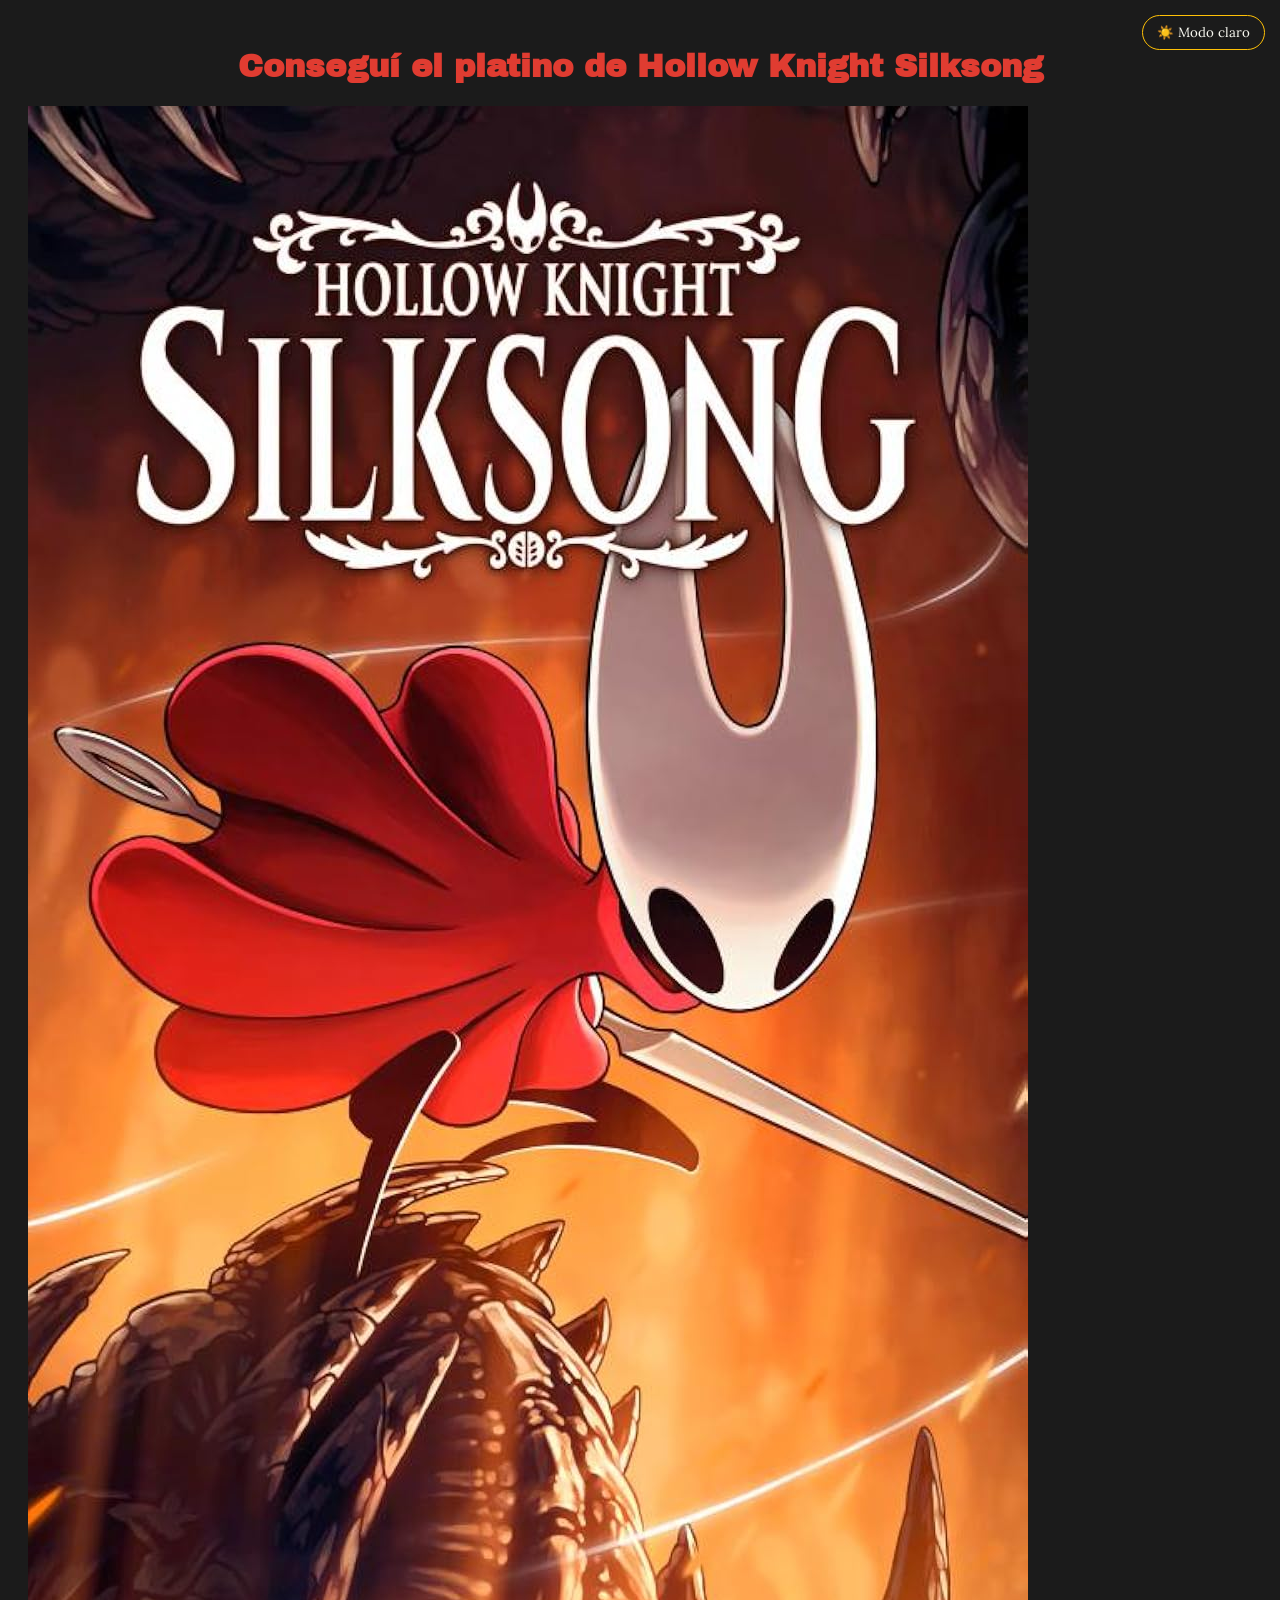
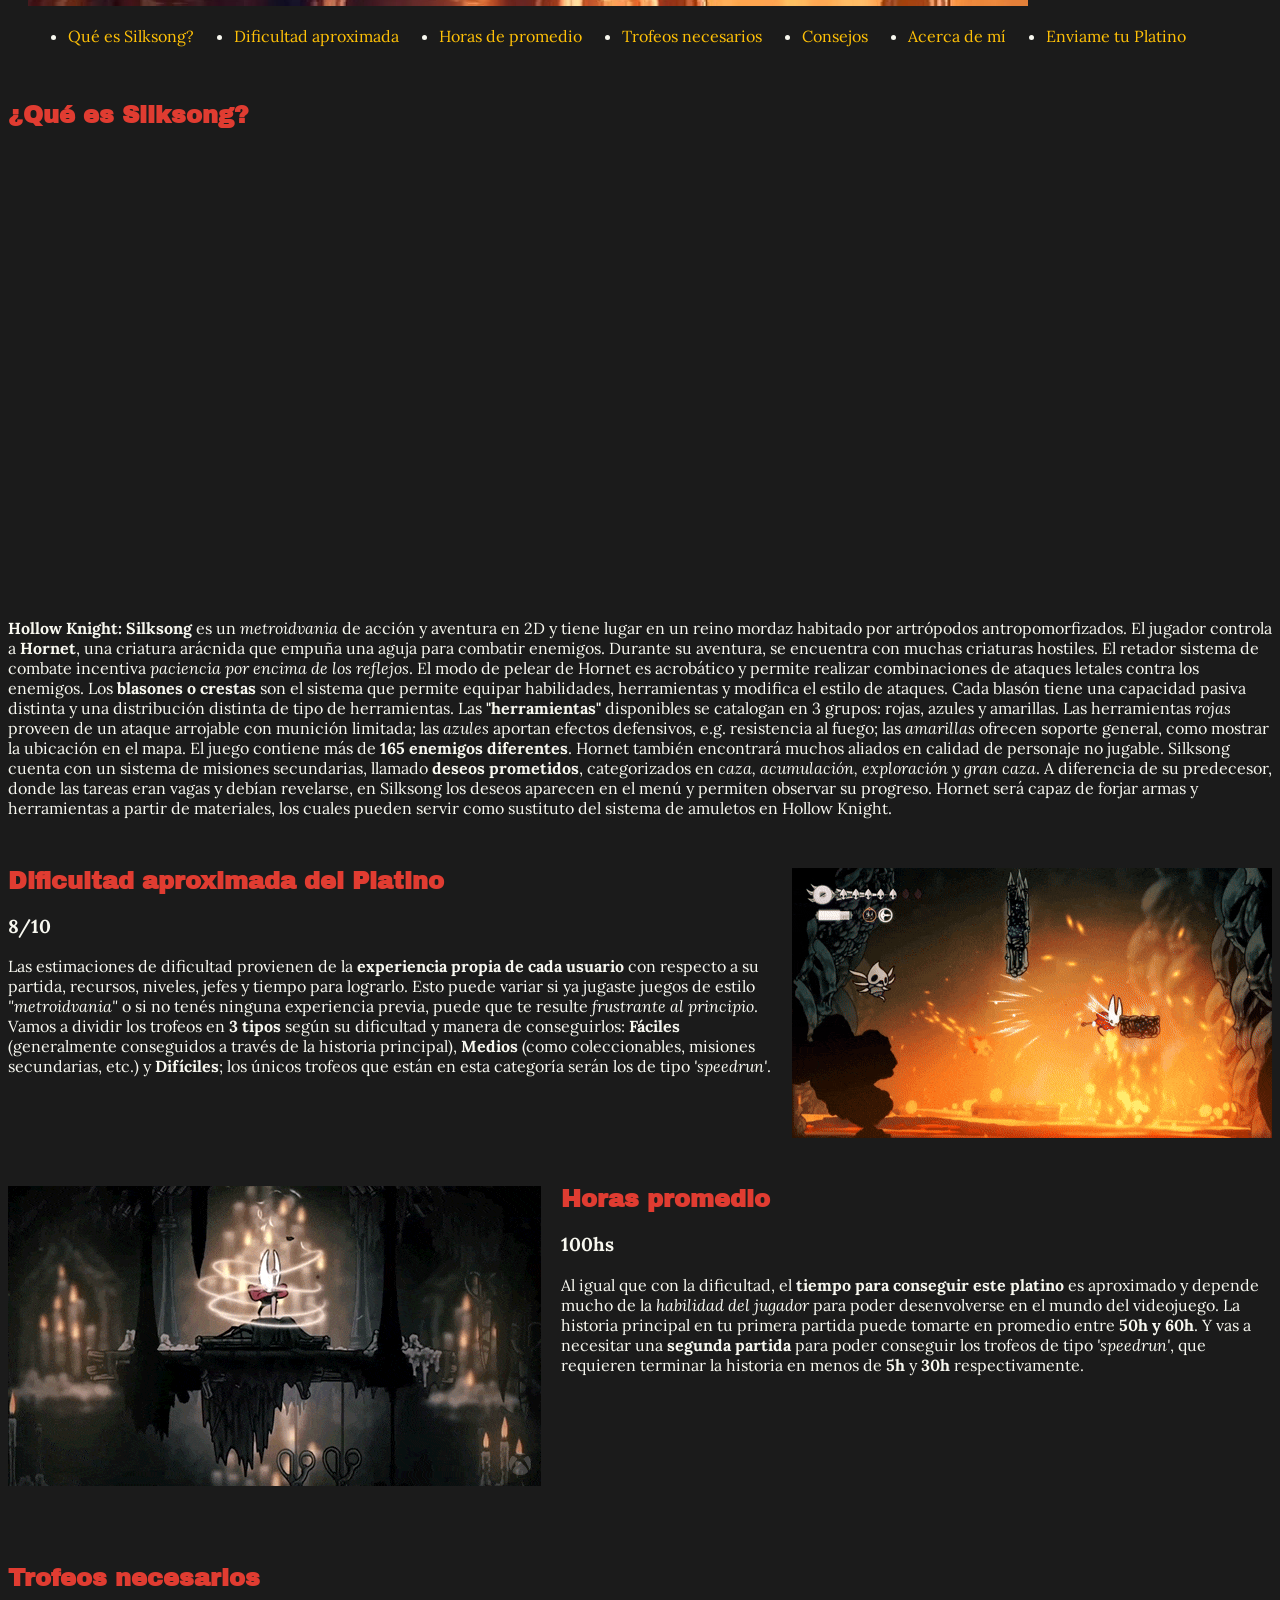
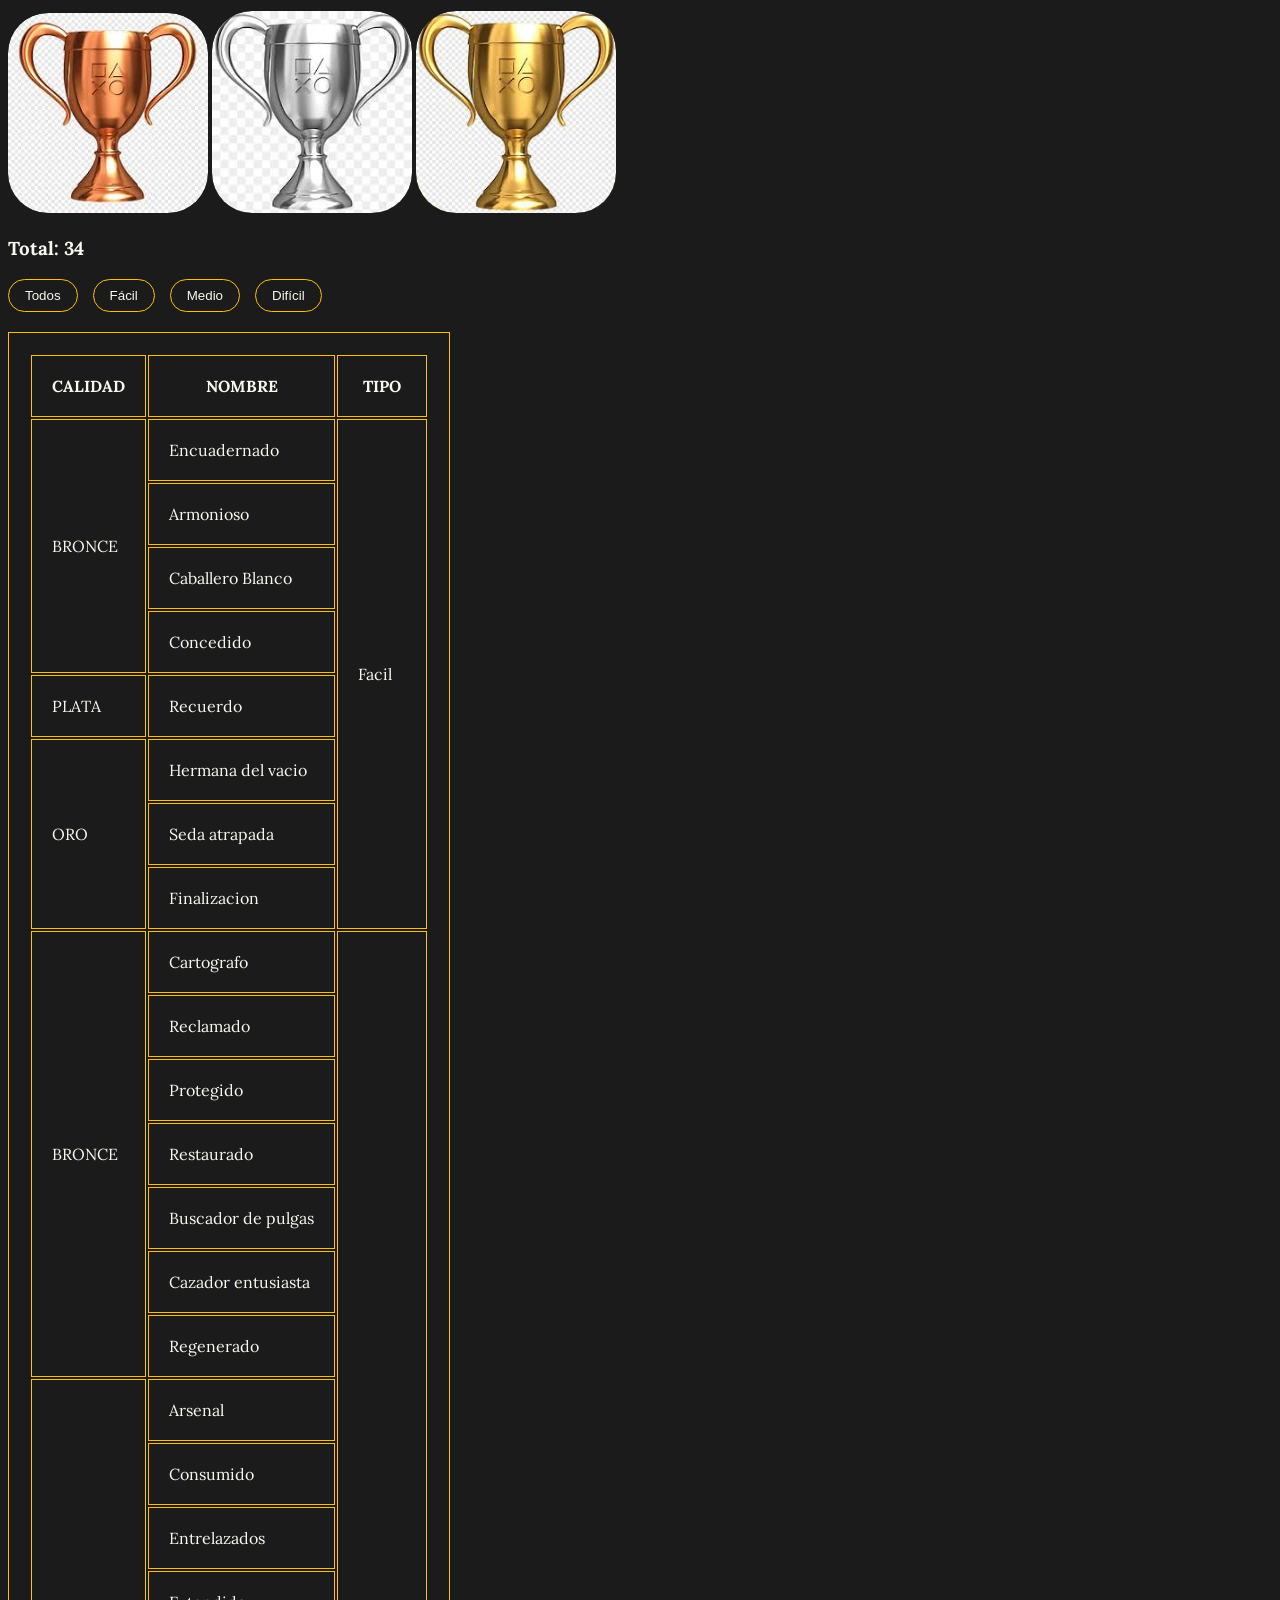
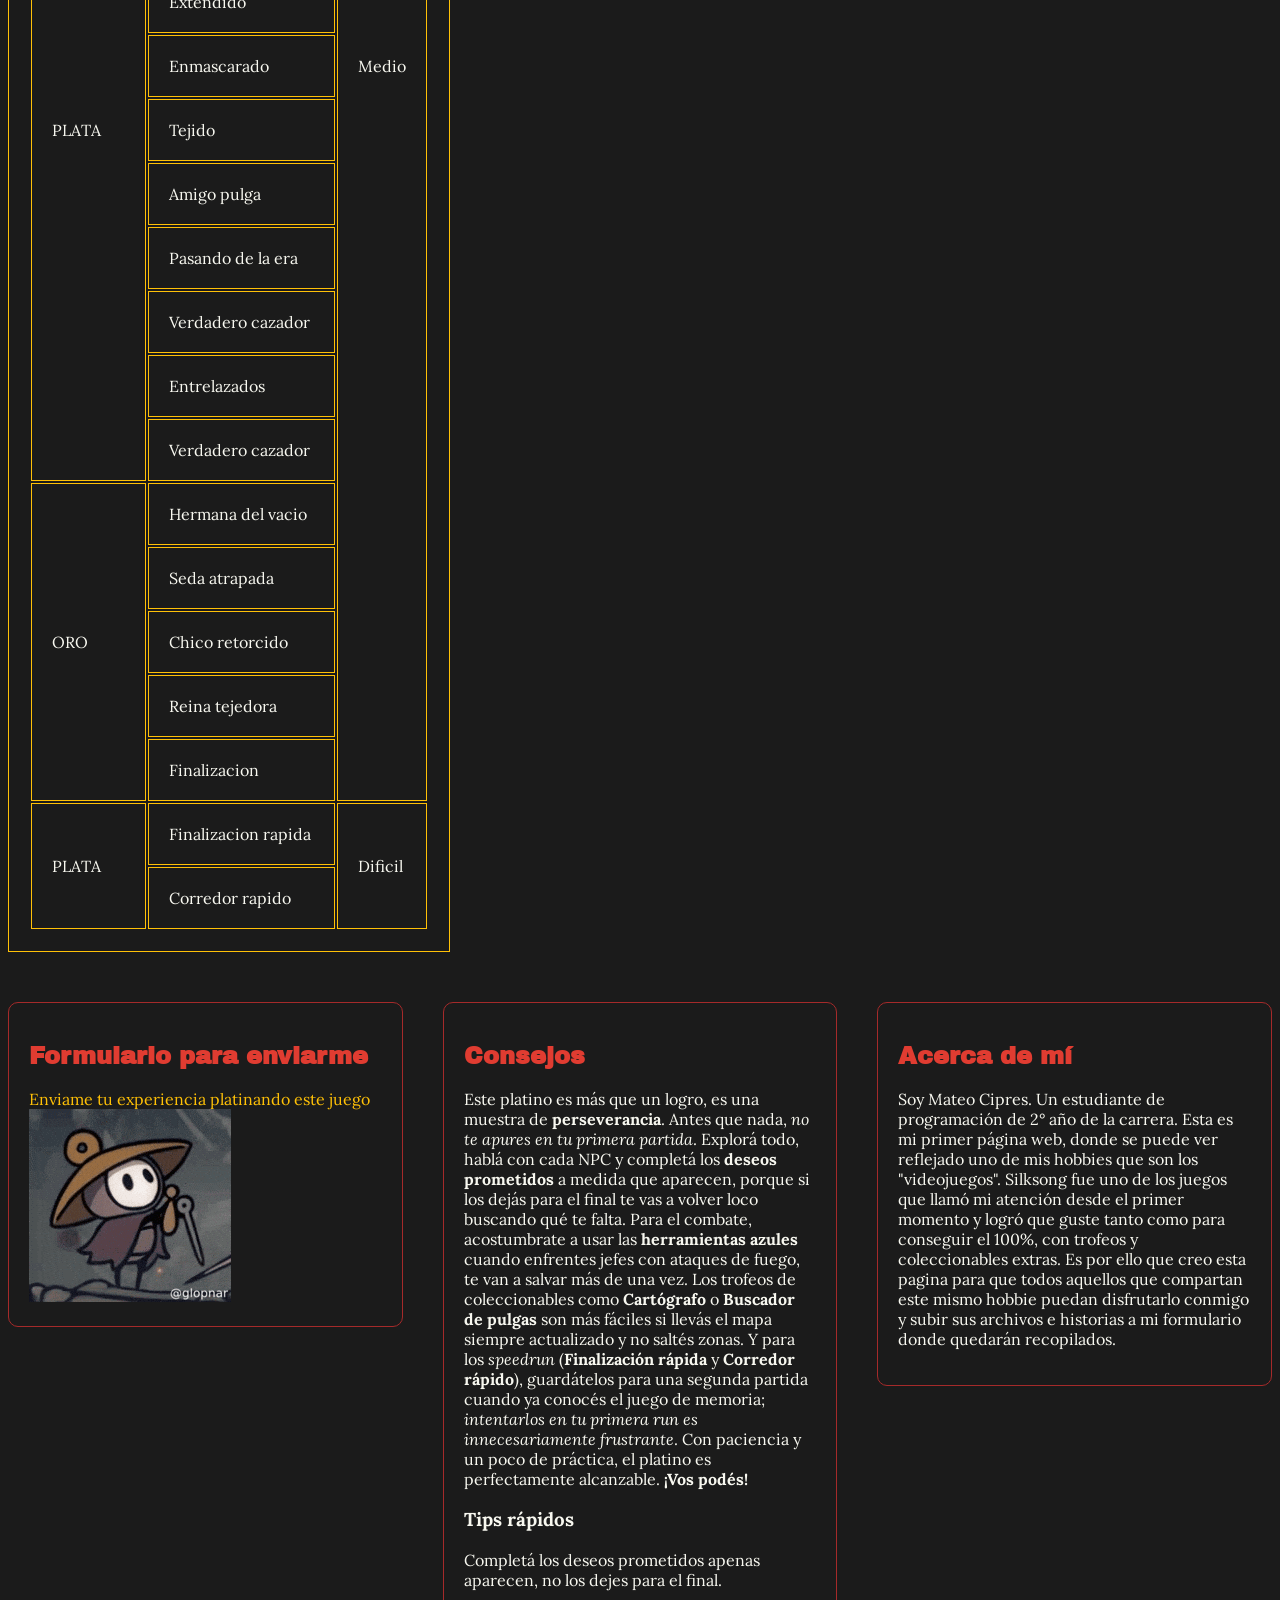
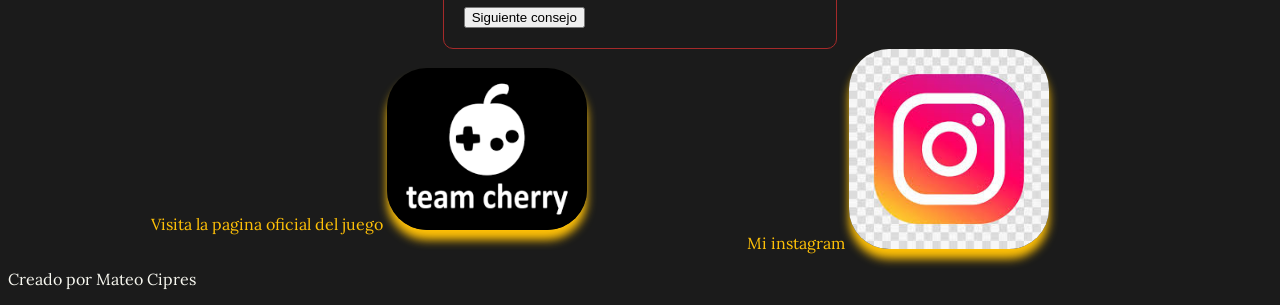
<file: index.html>
<!DOCTYPE html>
<html lang="en">

<head>
    <meta charset="UTF-8">
    <meta name="viewport" content="width=device-width, initial-scale=1.0">
    <link rel="shortcut icon" href="IMAGENES/joystick.png" type="image/x-icon">
    <link rel="stylesheet" href="style.css">
    <link rel="preconnect" href="https://fonts.googleapis.com">
    <link rel="preconnect" href="https://fonts.gstatic.com" crossorigin>
    <link href="https://fonts.googleapis.com/css2?family=Lora:ital,wght@0,400..700;1,400..700&family=Playwrite+DE+SAS:wght@100..400&family=Roboto:ital,wght@0,100..900;1,100..900&display=swap" rel="stylesheet">
    <link rel="preconnect" href="https://fonts.googleapis.com">
    <link href="https://fonts.googleapis.com/css2?family=Archivo+Black&family=Lora:ital,wght@0,400..700;1,400..700&family=Playwrite+DE+SAS:wght@100..400&family=Roboto:ital,wght@0,100..900;1,100..900&display=swap" rel="stylesheet">
    <title>Proyecto Integrador | Platinos faciles</title>
</head>

<body>
    <header>
        <h1>Conseguí el platino de Hollow Knight Silksong</h1>
        <button id="btn-tema">☀️ Modo claro</button>



        <div class="contenedor-hover">
            <img id="imagen-principal" class="img-hover" src="IMAGENES/silksong.jpg" alt="imagen representativa del juego">
        </div>

        <nav>
            <ul>

                <li> <a href="#intro"> Qué es Silksong?</a> </li>
                <li> <a href="#dificultad"> Dificultad aproximada</a></li>
                <li> <a href="#horas"> Horas de promedio</a> </li>
                <li><a href="#trofeos"> Trofeos necesarios</a></li>
                <li> <a href="#consejos"> Consejos</a></li>
                <li><a href="#acerca"> Acerca de mí</a></li>
                <li> <a href="logrado.html"> Enviame tu Platino</a> </li>
            </ul>
        </nav>

    </header>


    <main>
        <section id="intro" class="scroll-reveal">
            <h2> ¿Qué es Silksong? </h2>

            <iframe src="https://www.youtube.com/embed/6XGeJwsUP9c" width="100%" height="450" title="Trailer oficial Hollow Knight: Silksong" allowfullscreen loading="lazy" frameborder="0"></iframe>
            <p>
                <strong>Hollow Knight: Silksong</strong> es un <em>metroidvania</em> de acción y aventura en 2D y tiene lugar en un reino mordaz habitado por artrópodos antropomorfizados. El jugador controla a <strong>Hornet</strong>, una criatura arácnida
                que empuña una aguja para combatir enemigos. Durante su aventura, se encuentra con muchas criaturas hostiles. El retador sistema de combate incentiva <em>paciencia por encima de los reflejos</em>. El modo de pelear de Hornet es acrobático
                y permite realizar combinaciones de ataques letales contra los enemigos. Los <strong>blasones o crestas</strong> son el sistema que permite equipar habilidades, herramientas y modifica el estilo de ataques. Cada blasón tiene una capacidad
                pasiva distinta y una distribución distinta de tipo de herramientas. Las <strong>"herramientas"</strong> disponibles se catalogan en 3 grupos: rojas, azules y amarillas. Las herramientas <em>rojas</em> proveen de un ataque arrojable con
                munición limitada; las <em>azules</em> aportan efectos defensivos, e.g. resistencia al fuego; las <em>amarillas</em> ofrecen soporte general, como mostrar la ubicación en el mapa. El juego contiene más de <strong>165 enemigos diferentes</strong>.
                Hornet también encontrará muchos aliados en calidad de personaje no jugable. Silksong cuenta con un sistema de misiones secundarias, llamado <strong>deseos prometidos</strong>, categorizados en <em>caza, acumulación, exploración y gran caza</em>.
                A diferencia de su predecesor, donde las tareas eran vagas y debían revelarse, en Silksong los deseos aparecen en el menú y permiten observar su progreso. Hornet será capaz de forjar armas y herramientas a partir de materiales, los cuales
                pueden servir como sustituto del sistema de amuletos en Hollow Knight.
            </p>

            <section id="dificultad" class="scroll-reveal">
                <div class="contenedor-hover float-der">
                    <img class="img-hover" id="gif-escape" src="IMAGENES/scape.gif" alt="Escape">
                </div>
                <h2> Dificultad aproximada del Platino</h2>
                <h3> <strong>8/10</strong> </h3>
                <p>
                    <p>
                        Las estimaciones de dificultad provienen de la <strong>experiencia propia de cada usuario</strong> con respecto a su partida, recursos, niveles, jefes y tiempo para lograrlo. Esto puede variar si ya jugaste juegos de estilo <em>"metroidvania"</em>                        o si no tenés ninguna experiencia previa, puede que te resulte <em>frustrante al principio</em>. Vamos a dividir los trofeos en <strong>3 tipos</strong> según su dificultad y manera de conseguirlos: <strong>Fáciles</strong> (generalmente
                        conseguidos a través de la historia principal), <strong>Medios</strong> (como coleccionables, misiones secundarias, etc.) y <strong>Difíciles</strong>; los únicos trofeos que están en esta categoría serán los de tipo <em>'speedrun'</em>.
                    </p>
                </p>

            </section><br><br>

            <section id="horas" class="scroll-reveal">
                <div class="contenedor-hover float-izq">
                    <img class="img-hover" id="gif-seda" src="IMAGENES/seda.gif" alt="seda">
                </div>
                <h2>Horas promedio</h2>
                <h3>100hs</h3>
                <p>Al igual que con la dificultad, el <strong>tiempo para conseguir este platino</strong> es aproximado y depende mucho de la <em>habilidad del jugador</em> para poder desenvolverse en el mundo del videojuego. La historia principal en tu
                    primera partida puede tomarte en promedio entre <strong>50h y 60h</strong>. Y vas a necesitar una <strong>segunda partida</strong> para poder conseguir los trofeos de tipo <em>'speedrun'</em>, que requieren terminar la historia en
                    menos de <strong>5h</strong> y <strong>30h</strong> respectivamente.</p>
            </section><br><br>
            <section id="trofeos" class="scroll-reveal">


                <div class="imagenes-trofeos">
                    <h2>Trofeos necesarios</h2>
                    <div class="contenedor-hover">
                        <img id="bronce" class="redondas img-hover" src="IMAGENES/bronce.jpg" alt="bronce">
                    </div>
                    <div class="contenedor-hover">
                        <img id="plata" class="redondas img-hover" src="IMAGENES/plata.jpg" alt="plata">
                    </div>
                    <div class="contenedor-hover">
                        <img id="oro" class="redondas img-hover" src="IMAGENES/oro.jpg" alt="oro">
                    </div>
                    <h3>Total: 34</h3>
                </div>
                <div class="tabla-trofeos">
                    <div class="filtros-trofeos">
                        <button class="btn-filtro" data-filtro="todos">Todos</button>
                        <button class="btn-filtro" data-filtro="facil">Fácil</button>
                        <button class="btn-filtro" data-filtro="medio">Medio</button>
                        <button class="btn-filtro" data-filtro="dificil">Difícil</button>
                    </div>
                    <table id="tabla-trofeos">
                        <tr>
                            <th>CALIDAD</th>
                            <th>NOMBRE</th>
                            <th>TIPO</th>
                        </tr>
                        <tr data-tipo="facil">
                            <td rowspan="4">BRONCE</td>
                            <td>Encuadernado</td>
                            <td rowspan="8">Facil</td>
                        </tr>
                        <tr data-tipo="facil">
                            <td>Armonioso</td>
                        </tr>
                        <tr data-tipo="facil">
                            <td>Caballero Blanco</td>
                        </tr>
                        <tr data-tipo="facil">
                            <td>Concedido</td>
                        </tr>
                        <tr data-tipo="facil">
                            <td>PLATA</td>
                            <td>Recuerdo</td>
                        </tr>
                        <tr data-tipo="facil">
                            <td rowspan="3">ORO</td>
                            <td>Hermana del vacio</td>
                        </tr>
                        <tr data-tipo="facil">
                            <td>Seda atrapada</td>
                        </tr>
                        <tr data-tipo="facil">
                            <td>Finalizacion</td>
                        </tr>
                        <tr data-tipo="medio">
                            <td rowspan="7"> BRONCE</td>
                            <td>Cartografo</td>
                            <td rowspan="23">Medio</td>
                        </tr>
                        <tr data-tipo="medio">
                            <td>Reclamado</td>
                        </tr>
                        <tr data-tipo="medio">
                            <td>Protegido</td>
                        </tr>
                        <tr data-tipo="medio">
                            <td>Restaurado</td>
                        </tr>
                        <tr data-tipo="medio">
                            <td> Buscador de pulgas</td>
                        </tr>
                        <tr data-tipo="medio">
                            <td>Cazador entusiasta</td>
                        </tr>
                        <tr data-tipo="medio">
                            <td>Regenerado</td>
                        </tr>
                        <tr data-tipo="medio">
                            <td rowspan="11">PLATA</td>
                            <td>Arsenal</td>
                        </tr>
                        <tr data-tipo="medio">
                            <td>Consumido</td>
                        </tr>
                        <tr data-tipo="medio">
                            <td>Entrelazados</td>
                        </tr>
                        <tr data-tipo="medio">
                            <td>Extendido</td>
                        </tr>
                        <tr data-tipo="medio">
                            <td>Enmascarado</td>
                        </tr>
                        <tr data-tipo="medio">
                            <td>Tejido</td>
                        </tr>
                        <tr data-tipo="medio">
                            <td>Amigo pulga</td>
                        </tr>
                        <tr data-tipo="medio">
                            <td>Pasando de la era</td>
                        </tr>
                        <tr data-tipo="medio">
                            <td>Verdadero cazador</td>
                        </tr>
                        <tr data-tipo="medio">
                            <td>Entrelazados</td>
                        </tr>
                        <tr data-tipo="medio">
                            <td>Verdadero cazador</td>
                        </tr>
                        <tr data-tipo="medio">
                            <td rowspan="5">ORO</td>
                            <td>Hermana del vacio</td>
                        </tr>
                        <tr data-tipo="medio">
                            <td>Seda atrapada</td>
                        </tr>
                        <tr data-tipo="medio">
                            <td>Chico retorcido</td>
                        </tr>
                        <tr data-tipo="medio">
                            <td>
                                Reina tejedora
                            </td>
                        </tr>
                        <tr data-tipo="medio">
                            <td>Finalizacion</td>
                        </tr>
                        <tr data-tipo="dificil">
                            <td rowspan="2">PLATA</td>
                            <td>Finalizacion rapida</td>
                            <td rowspan="2">Dificil</td>
                        </tr>
                        <tr data-tipo="dificil">
                            <td>Corredor rapido</td>
                        </tr>
                    </table>
                </div>

            </section>

            <div class="contenedor-secciones">
                <section>
                    <h2>Formulario para enviarme</h2>
                    <a href="logrado.html">Enviame tu experiencia platinando este juego</a><br>
                    <div class="contenedor-hover">
                        <img class="img-hover" id="gif-sherma" src="IMAGENES/sherma.gif" alt="sherma">
                    </div>
                </section>

                <section id="consejos">

                    <h2>Consejos</h2>

                    <p>
                        Este platino es más que un logro, es una muestra de <strong>perseverancia</strong>. Antes que nada, <em>no te apures en tu primera partida</em>. Explorá todo, hablá con cada NPC y completá los <strong>deseos prometidos</strong>                        a medida que aparecen, porque si los dejás para el final te vas a volver loco buscando qué te falta. Para el combate, acostumbrate a usar las <strong>herramientas azules</strong> cuando enfrentes jefes con ataques de fuego, te
                        van a salvar más de una vez. Los trofeos de coleccionables como <strong>Cartógrafo</strong> o <strong>Buscador de pulgas</strong> son más fáciles si llevás el mapa siempre actualizado y no saltés zonas. Y para los <em>speedrun</em>                        (<strong>Finalización rápida</strong> y <strong>Corredor rápido</strong>), guardátelos para una segunda partida cuando ya conocés el juego de memoria; <em>intentarlos en tu primera run es innecesariamente frustrante</em>. Con paciencia
                        y un poco de práctica, el platino es perfectamente alcanzable. <strong>¡Vos podés!</strong>
                    </p>


                    <h3>Tips rápidos</h3>
                    <p id="tip-actual"></p>
                    <button id="btn-siguiente-tip">Siguiente consejo</button>

                </section>

                <section id="acerca" class="scroll-reveal">

                    <h2>Acerca de mí</h2>
                    <p>Soy Mateo Cipres. Un estudiante de programación de 2° año de la carrera. Esta es mi primer página web, donde se puede ver reflejado uno de mis hobbies que son los "videojuegos". Silksong fue uno de los juegos que llamó mi atención
                        desde el primer momento y logró que guste tanto como para conseguir el 100%, con trofeos y coleccionables extras. Es por ello que creo esta pagina para que todos aquellos que compartan este mismo hobbie puedan disfrutarlo conmigo
                        y subir sus archivos e historias a mi formulario donde quedarán recopilados.
                    </p>
                </section>
            </div>
    </main>

    <footer>
        <div class="links-finales">
            <section class="scroll-reveal">

                <a href="https://hollowknightsilksong.com" target="_blank"> Visita la pagina oficial del juego <img  class="redondas" src="IMAGENES/team cherry.png" alt="Logo team Cherry" > </a>
            </section><br>
            <section><a href="https://www.instagram.com/mateo_cipres/" target="_blank">Mi instagram <img   class="redondas" src="IMAGENES/instagram logo.jpg" alt="Logo instagram" ></a></section><br>
        </div>
        <p>Creado por Mateo Cipres</p>
    </footer>

    <script src="script.js"></script>
</body>

</html>
</file>
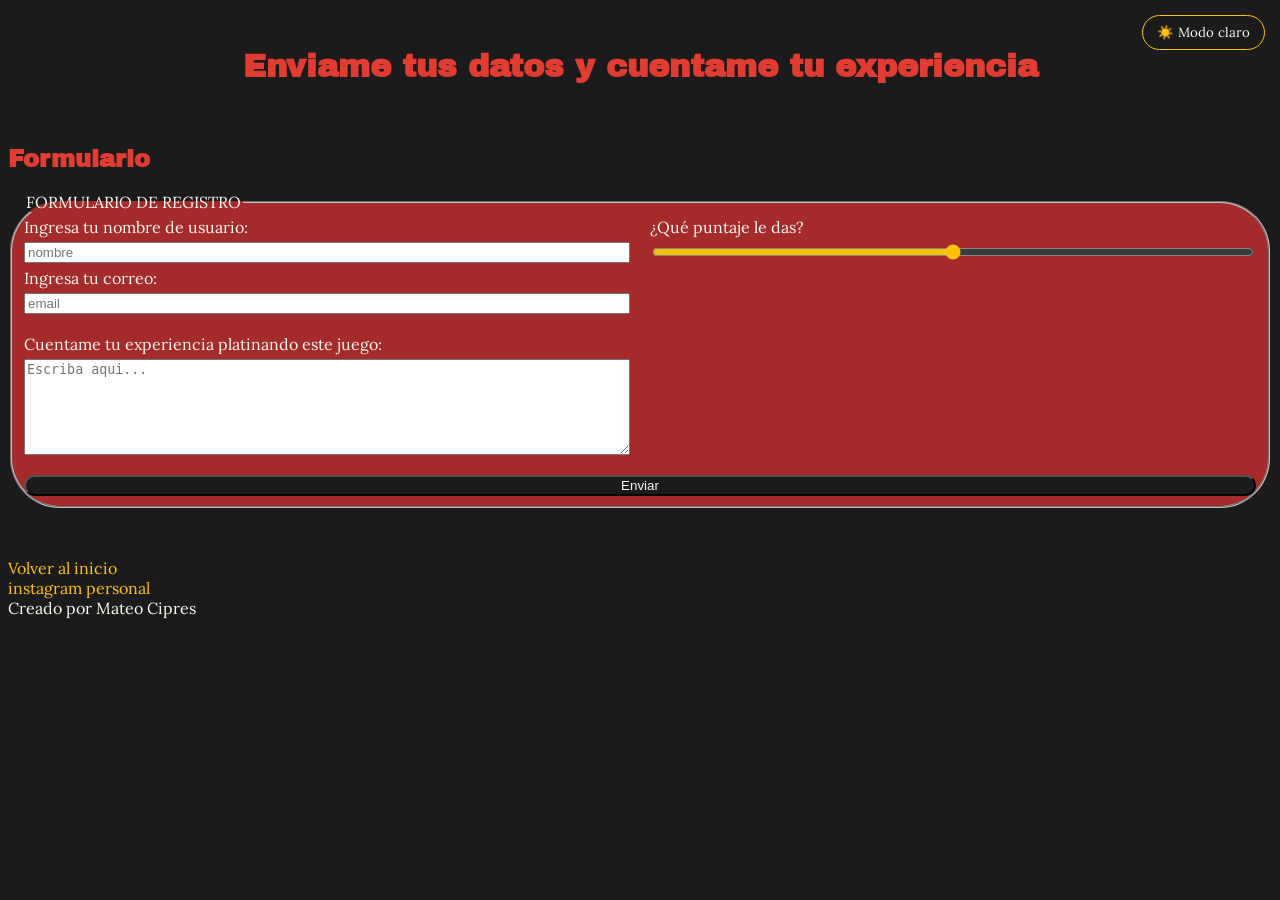
<file: logrado.html>
<!DOCTYPE html>
<html lang="en">

<head>
    <meta charset="UTF-8">
    <meta name="viewport" content="width=device-width, initial-scale=1.0">
    <title>Logrado</title>
    <link rel="shortcut icon" href="IMAGENES/logrado.png" type="image/x-icon">
    <link rel="stylesheet" href="style.css">
    <link rel="preconnect" href="https://fonts.googleapis.com">
    <link rel="preconnect" href="https://fonts.gstatic.com" crossorigin>
    <link href="https://fonts.googleapis.com/css2?family=Archivo+Black&family=Lora:ital,wght@0,400..700;1,400..700&display=swap" rel="stylesheet">
</head>

<body>
    <header>
        <h1>Enviame tus datos y cuentame tu experiencia</h1>
        <button id="btn-tema">☀️ Modo claro</button>
    </header>

    <main>

        <h2>Formulario</h2>
        <form id="form-experiencia" action="" novalidate>
            <fieldset>
                <legend>FORMULARIO DE REGISTRO</legend>
                <div class="par">
                    <label for="nombre">Ingresa tu nombre de usuario:</label>
                    <input type="text" id="nombre" placeholder="nombre">
                    <label for="correo">Ingresa tu correo:</label>
                    <input type="email" id="correo" placeholder="email">
                </div>
                <div class="par2">
                    <label for="rango">¿Qué puntaje le das?</label>
                    <input type="range" name="rango" min="0" max="100" step="1">
                </div>
                <div class="par3">
                    <label for="motivo">Cuentame tu experiencia platinando este juego:</label>
                    <textarea id="experiencia" rows="6" cols="25" maxlength="600" placeholder="Escriba aqui..."></textarea>
                </div>
                <p id="mensaje-error" class="oculto"></p>
                <p id="mensaje-exito" class="oculto">¡Gracias por compartir tu experiencia!</p>
                <input class="boton-enviar" type="submit" value="Enviar">

            </fieldset>
        </form>
        <a href="index.html"> Volver al inicio</a>
    </main>

    <footer>
        <a href="https://www.instagram.com/mateo_cipres/" target="_blank"> instagram personal</a><br> Creado por Mateo Cipres
    </footer>
    <script src="script.js"></script>
</body>

</html>
</file>
<file: style.css>
/* Creo las variables para colores y fuentes */

:root {
    --fuente-principal: "Lora", serif;
    --fuente-titulos: "Archivo Black", sans-serif;
    --color-fondo: #1B1B1B;
    --color-titulos: #E03C31;
    --color-texto: #F8F8F0;
    --color-links: #FFC107;
    --color-bronce: #A97142;
    --color-plata: #999B9B;
    --color-hover-links: #F8D3C3;
    --color-fieldset: #A52A2A;
}


/* modifico la fuente, y los colores del body  */

body {
    font-family: var(--fuente-principal);
    background-color: var(--color-fondo);
    color: var(--color-texto);
}


/* modifico la fuente, los colores, la alineacion; al centro y la animacion para que aparezca  */

h1 {
    font-family: var(--fuente-titulos);
    color: var(--color-titulos);
    text-align: center;
    animation: aparecer 1.9s ease;
}

h2 {
    font-family: var(--fuente-titulos);
    color: var(--color-titulos);
}


/* Le aplico color, le quito el subrayado, creo una transicion para que cambien de color y hago que se muestren en bloque */

a {
    display: inline-block;
    color: var(--color-links);
    transition: color .7s, transform .5s;
    text-decoration: none;
}


/* Creo la transformacion para cuando apoyamos el mouse los links se agranden */

a:hover {
    color: var(--color-hover-links);
    transform: scale(1.1);
}

header {
    padding: 20px;
    position: relative;
    z-index: 1;
}

nav ul {
    display: flex;
    gap: 40px;
}


/* Clase reutilizable para imágenes con bordes redondeados y sombra dorada */

.redondas {
    border-radius: 40px;
    box-shadow: 0px 10px 10px var(--color-links);
    width: 200px;
    display: inline-block;
}

#bronce {
    box-shadow: 0px 10px 10px var(--color-bronce);
}

#plata {
    box-shadow: 0px 10px 10px var(--color-plata);
}

#oro {
    box-shadow: 0px 10px 10px var(--color-links);
}

table,
th,
td {
    border: 1px solid var(--color-links);
    padding: 20px;
}


/* Grid de 3 columnas iguales para las secciones de contenido.
   align-items: start evita que las columnas se estiren si tienen
   alturas distintas */

.contenedor-secciones {
    display: grid;
    grid-template-columns: 1fr 1fr 1fr;
    gap: 40px;
    align-items: start;
}

.links-finales {
    display: flex;
    justify-content: center;
    align-items: center;
    gap: 80px;
    animation: aparecer 1s ease;
}


/* Clases para flotar imágenes a cada lado del texto */

.float-der {
    float: right;
    margin-left: 20px;
}

.float-izq {
    float: left;
    margin-right: 20px;
}

#dificultad {
    margin-top: 50px;
    margin-bottom: 50px;
}

#horas {
    margin-bottom: 130px;
}

@keyframes aparecer {
    from {
        opacity: 0;
        transform: scale(0.9);
    }
    to {
        opacity: 1;
        transform: scale(1);
    }
}

#imagen-principal {
    width: 100%;
    animation: aparecer 1s ease;
}

fieldset {
    display: grid;
    grid-template-columns: 1fr 1fr;
    gap: 20px;
    border-radius: 50px;
    color: var(--color-texto);
    background-color: var(--color-fieldset);
    margin-bottom: 50px;
}


/* Tablet */

@media (max-width: 768px) {
    /* El nav pasa a columna */
    nav ul {
        flex-direction: column;
    }
    /* Fieldset de 2 columnas pasa a 1 */
    fieldset {
        grid-template-columns: 1fr;
    }
    /* Las imágenes flotadas dejan de flotar y se centran,
       así no invaden el texto en pantallas medianas */
    .float-der,
    .float-izq {
        float: none;
        display: block;
        margin: 0 auto 20px auto;
    }
    /* La tabla puede ser más ancha que la pantalla,
       con overflow-x el usuario puede scrollearla horizontalmente
       en lugar de que se corte o rompa el layout */
    .tabla-trofeos {
        overflow-x: auto;
    }
    /* Reducimos el gap de los links del footer para que no se aprieten */
    .links-finales {
        gap: 30px;
    }
    /* Las imágenes de los links del footer se achican en tablet */
    .links-finales .redondas {
        width: 120px;
    }
}

@media (max-width: 480px) {
    /* Las secciones pasan a 1 columna */
    .contenedor-secciones {
        grid-template-columns: 1fr;
    }
    .links-finales {
        flex-direction: column;
        gap: 20px;
    }
    /* Las imágenes redondas del footer se achican más en celulares*/
    .links-finales .redondas {
        width: 80px;
    }
}

.par,
.par2,
.par3 {
    display: flex;
    flex-direction: column;
    gap: 5px;
}


/* grid-column: 1 / -1 hace que el botón ocupe todo el ancho del grid,
   desde la primera hasta la última columna */

.boton-enviar {
    grid-column: 1 / -1;
    color: var(--color-texto);
    background-color: var(--color-fondo);
    transition: .5s, transform .5s;
    border-radius: 50px;
}

.boton-enviar:hover {
    cursor: pointer;
    transform: translateY(-5px);
    color: var(--color-fondo);
    background-color: var(--color-links);
}

input[type="range"] {
    accent-color: var(--color-links);
}

.contenedor-secciones section {
    margin-top: 50px;
    border: 1px solid var(--color-fieldset);
    padding: 20px;
    border-radius: 10px;
}


/* Botones de filtro de la tabla de trofeos */

.filtros-trofeos {
    display: flex;
    gap: 15px;
    margin-bottom: 20px;
    flex-wrap: wrap;
}

.btn-filtro {
    padding: 8px 16px;
    border: 1px solid var(--color-links);
    border-radius: 30px;
    background-color: var(--color-fondo);
    color: var(--color-texto);
    cursor: pointer;
    transition: .3s;
}

.btn-filtro:hover {
    background-color: var(--color-links);
    color: var(--color-fondo);
}

.btn-filtro.activo {
    background-color: var(--color-links);
    color: var(--color-fondo);
    font-weight: bold;
}


/* Clase utilitaria para ocultar elementos vía JS */

.oculto {
    display: none;
}


/* Mensajes de validación del formulario */

#mensaje-error {
    color: var(--color-titulos);
    font-weight: bold;
    grid-column: 1 / -1;
}

#mensaje-exito {
    color: var(--color-links);
    font-weight: bold;
    grid-column: 1 / -1;
}


/* Contenedor que envuelve imagen + overlay descriptivo */

.contenedor-hover {
    position: relative;
    display: inline-block;
    overflow: hidden;
}

.contenedor-hover img {
    display: block;
}


/* Efecto hover sobre imágenes: zoom suave + transición */

.img-hover {
    transition: transform .4s ease;
}

.contenedor-hover:hover .img-hover {
    transform: scale(1.08);
}


/* Overlay semitransparente con el texto descriptivo */

.descripcion-imagen {
    position: absolute;
    bottom: 0;
    left: 0;
    width: 100%;
    margin: 0;
    padding: 10px;
    box-sizing: border-box;
    background-color: rgba(27, 27, 27, 0.8);
    color: var(--color-texto);
    font-style: italic;
    text-align: center;
    opacity: 0;
    transition: opacity .4s ease;
}

.contenedor-hover:hover .descripcion-imagen {
    opacity: 1;
}

.imagenes-trofeos .contenedor-hover {
    border-radius: 40px;
}


/* Scroll reveal: estado inicial oculto y transición de aparición */

.scroll-reveal {
    opacity: 0;
    transition: opacity 1s ease;
}

.scroll-reveal.visible {
    opacity: 1;
}


/* Modo claro: sobreescribe las variables del :root cuando
   el body tiene la clase .modo-claro */

body.modo-claro {
    --color-fondo: #F8F8F0;
    --color-titulos: #C0392B;
    --color-texto: #1B1B1B;
    --color-links: #E67E22;
    --color-hover-links: #D35400;
    --color-fieldset: #E74C3C;
}


/* Botón de toggle modo oscuro/claro */

#btn-tema {
    position: fixed;
    top: 15px;
    right: 15px;
    z-index: 9999;
    padding: 8px 14px;
    border-radius: 30px;
    border: 1px solid var(--color-links);
    background-color: var(--color-fondo);
    color: var(--color-texto);
    cursor: pointer;
    transition: .3s;
    font-family: var(--fuente-principal);
}

#btn-tema:hover {
    background-color: var(--color-links);
    color: var(--color-fondo);
}
</file>
